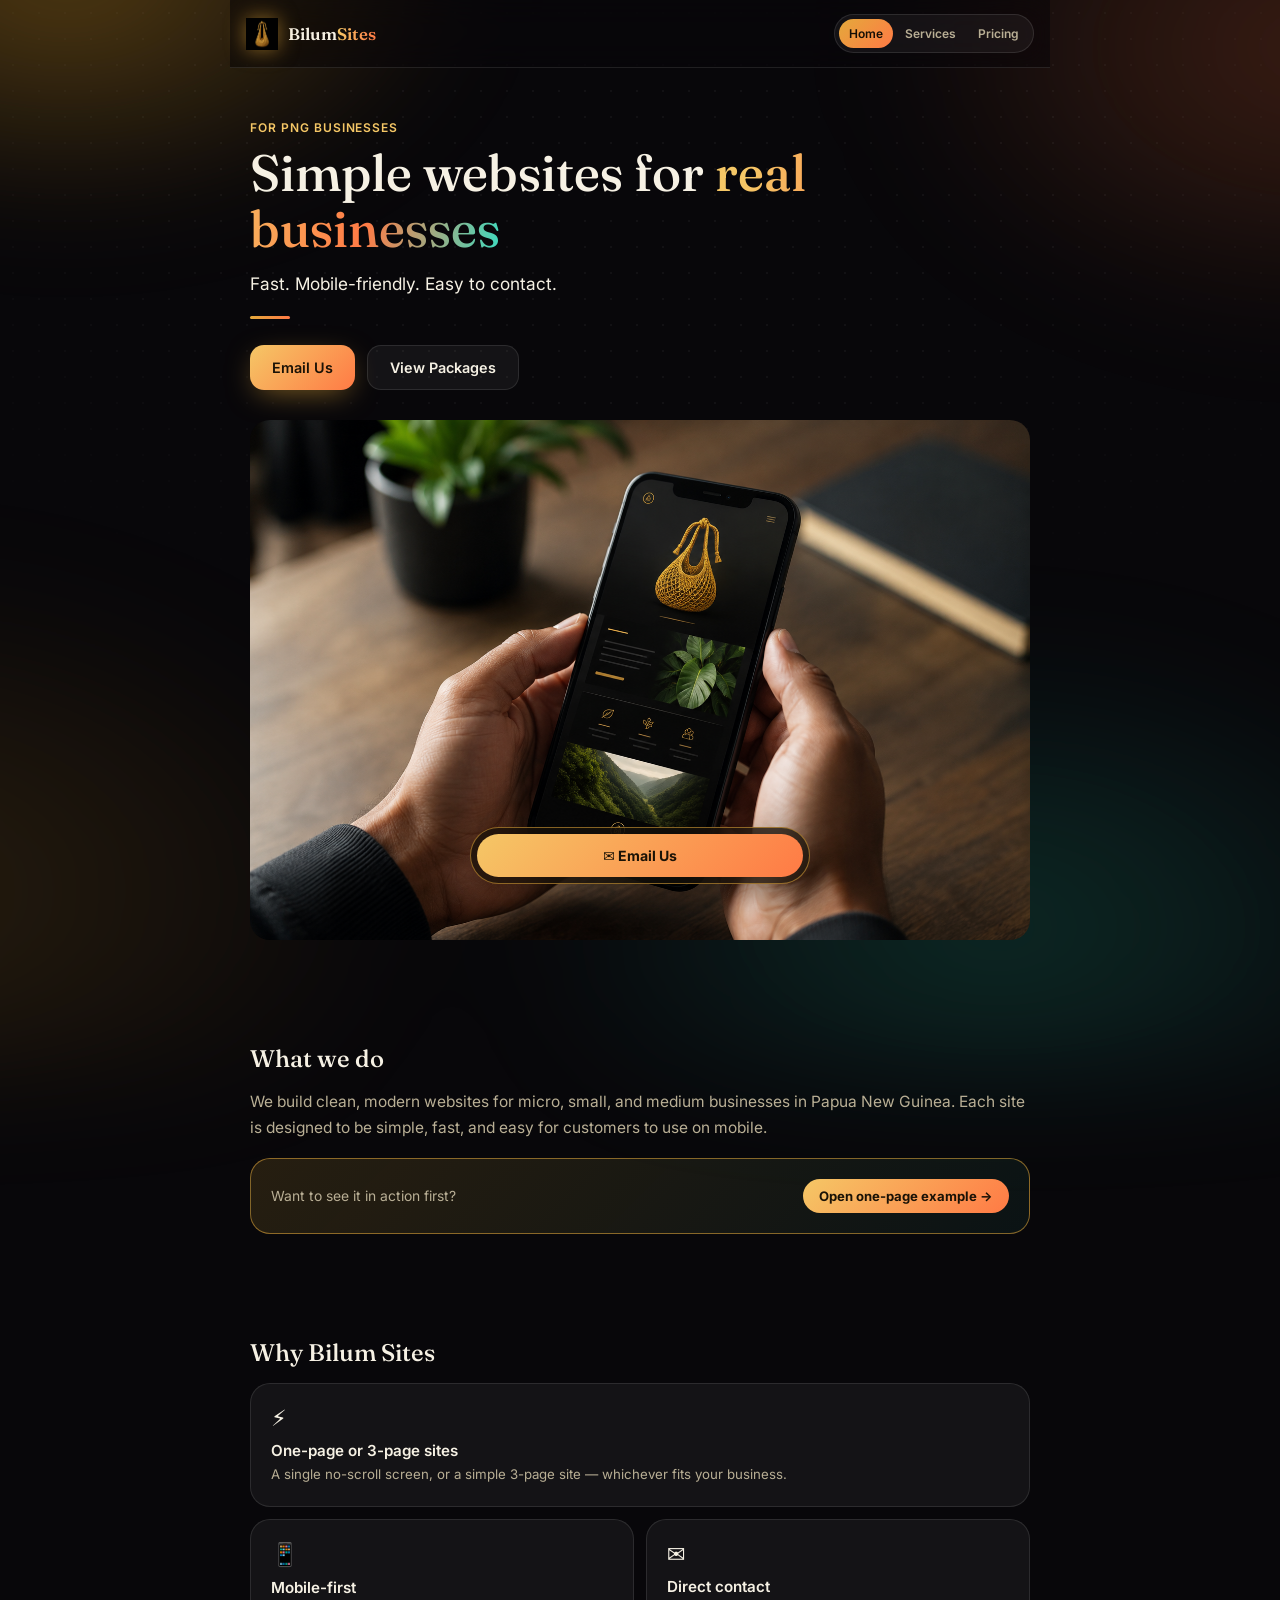
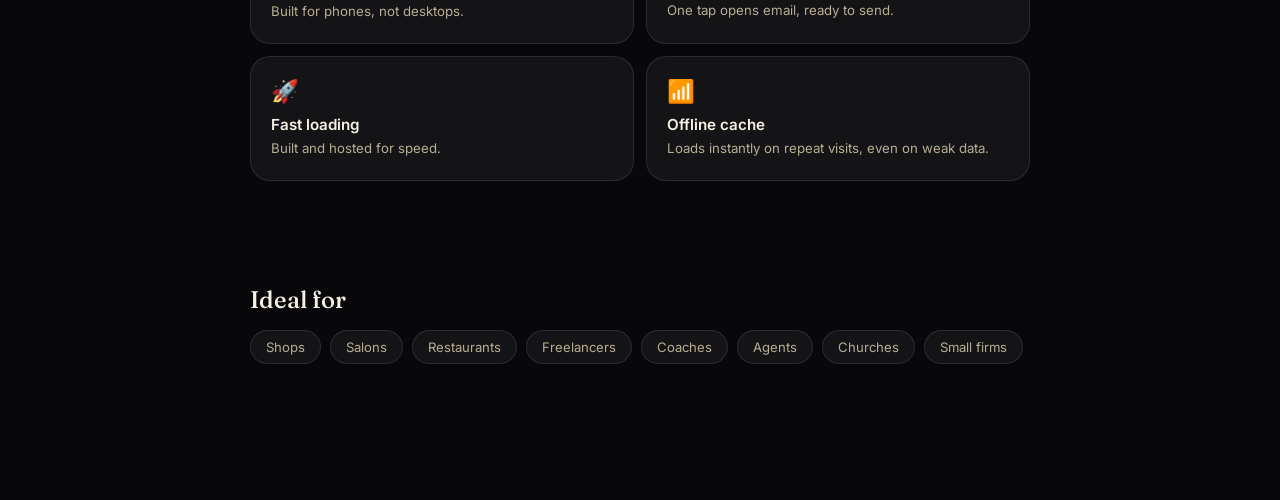
<file: index.html>
<!DOCTYPE html>
<html lang="en">
<head>
<meta charset="UTF-8">
<meta name="viewport" content="width=device-width, initial-scale=1.0, viewport-fit=cover">
<title>Bilum Sites — Simple websites for PNG businesses</title>
<meta name="description" content="Fast, mobile-friendly websites for PNG shops, salons, agents, coaches, churches and small businesses.">
<meta property="og:title" content="Bilum Sites — Simple websites for PNG businesses">
<meta property="og:description" content="Fast, mobile-friendly websites for PNG shops, salons, agents, coaches, churches and small businesses.">
<meta property="og:image" content="https://sites-5xm.pages.dev/hero.png">
<meta property="og:url" content="https://sites-5xm.pages.dev/">
<meta property="og:type" content="website">
<meta name="twitter:card" content="summary_large_image">
<meta name="twitter:image" content="https://sites-5xm.pages.dev/hero.png">
<link rel="icon" href="bilum-logo-reference.png">
<link rel="preconnect" href="https://fonts.googleapis.com">
<link rel="preconnect" href="https://fonts.gstatic.com" crossorigin>
<link href="https://fonts.googleapis.com/css2?family=Fraunces:opsz,wght@9..144,500;9..144,600;9..144,700&family=Inter:wght@400;500;600;700&display=swap" rel="stylesheet">
<link rel="stylesheet" href="style.css">
</head>
<body>

<header class="site">
  <div class="brand-mark">
    <img src="bilum-logo-reference.png" alt="Bilum Sites">
    <span>Bilum<em>Sites</em></span>
  </div>
  <nav class="pages">
    <a href="index.html" class="active">Home</a>
    <a href="services.html">Services</a>
    <a href="pricing.html">Pricing</a>
  </nav>
</header>

<main>

  <section>
    <div class="eyebrow">FOR PNG BUSINESSES</div>
    <h1>Simple websites for <em>real businesses</em></h1>
    <p class="lead">Fast. Mobile-friendly. Easy to contact.</p>
    <div class="knot"></div>
    <div class="btn-row">
      <a class="btn gold" href="mailto:hello@bilumsites.com?subject=Bilum%20Site%20enquiry">Email Us</a>
      <a class="btn outline" href="pricing.html">View Packages</a>
    </div>
    <img src="hero.png" alt="Business owner viewing their new website on a phone" style="margin-top:30px;">
  </section>

  <section>
    <h2>What we do</h2>
    <p>We build clean, modern websites for micro, small, and medium businesses in Papua New Guinea. Each site is designed to be simple, fast, and easy for customers to use on mobile.</p>
    <div class="demo-callout">
      <span>Want to see it in action first?</span>
      <a href="demo.html">Open one-page example →</a>
    </div>
  </section>

  <section>
    <h2>Why Bilum Sites</h2>
    <div class="bento">
      <div class="tile wide">
        <span class="icon">⚡</span>
        <h3>One-page or 3-page sites</h3>
        <p>A single no-scroll screen, or a simple 3-page site — whichever fits your business.</p>
      </div>
      <div class="tile">
        <span class="icon">📱</span>
        <h3>Mobile-first</h3>
        <p>Built for phones, not desktops.</p>
      </div>
      <div class="tile">
        <span class="icon">✉️</span>
        <h3>Direct contact</h3>
        <p>One tap opens email, ready to send.</p>
      </div>
      <div class="tile">
        <span class="icon">🚀</span>
        <h3>Fast loading</h3>
        <p>Built and hosted for speed.</p>
      </div>
      <div class="tile">
        <span class="icon">📶</span>
        <h3>Offline cache</h3>
        <p>Loads instantly on repeat visits, even on weak data.</p>
      </div>
    </div>
  </section>

  <section>
    <h2>Ideal for</h2>
    <div class="chips">
      <span class="chip">Shops</span>
      <span class="chip">Salons</span>
      <span class="chip">Restaurants</span>
      <span class="chip">Freelancers</span>
      <span class="chip">Coaches</span>
      <span class="chip">Agents</span>
      <span class="chip">Churches</span>
      <span class="chip">Small firms</span>
    </div>
  </section>

</main>

<nav class="bottom">
  <div class="inner">
    <a class="email" href="mailto:hello@bilumsites.com?subject=Bilum%20Site%20enquiry">✉️ Email Us</a>
  </div>
</nav>

</body>
</html>
</file>
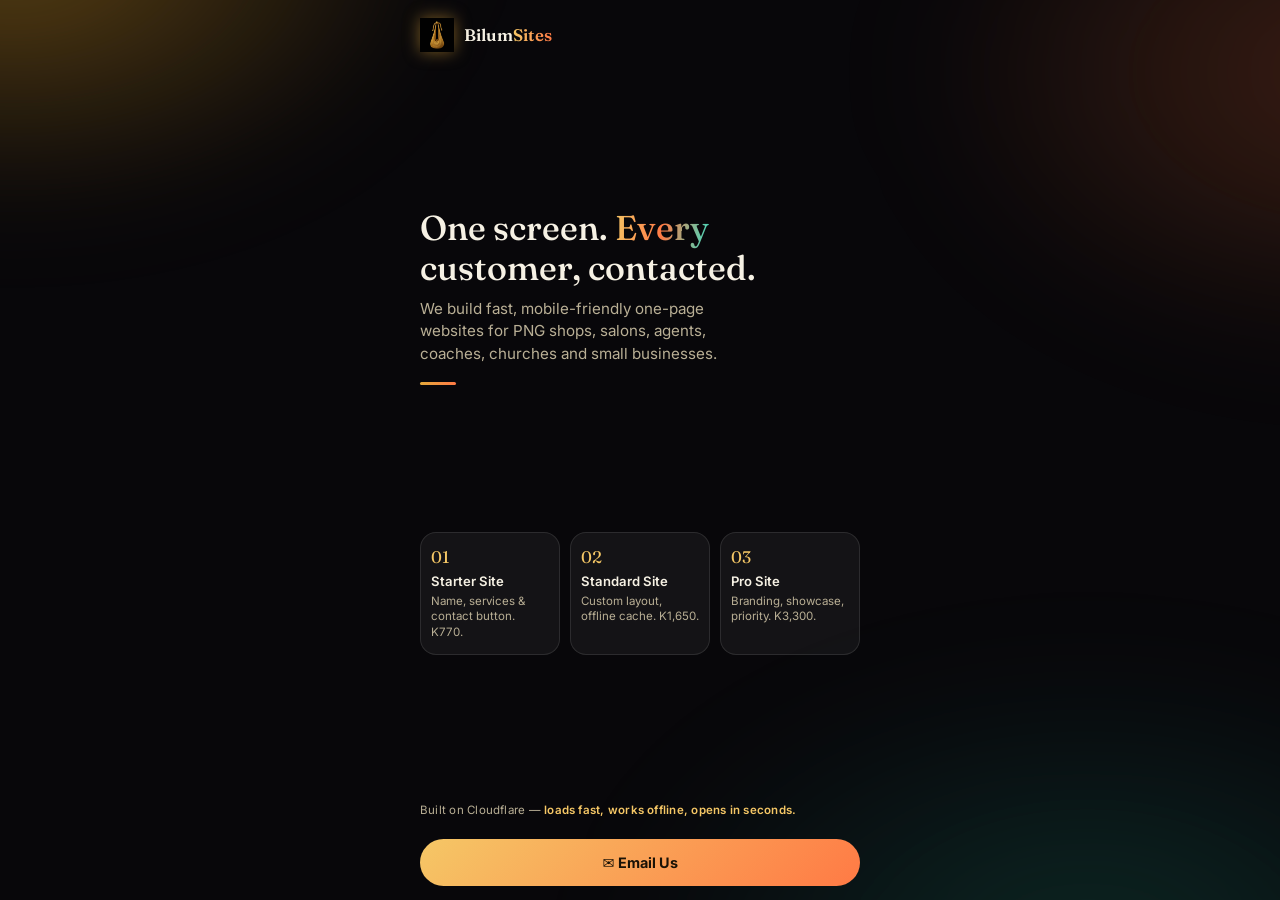
<file: demo.html>
<!DOCTYPE html>
<html lang="en">
<head>
<meta charset="UTF-8">
<meta name="viewport" content="width=device-width, initial-scale=1.0, viewport-fit=cover">
<title>Bilum Sites — Simple websites for PNG businesses</title>
<meta name="description" content="Fast, mobile-friendly one-page websites for PNG shops, salons, agents, coaches, churches and small businesses.">
<meta property="og:title" content="Bilum Sites — One-page example">
<meta property="og:description" content="Fast, mobile-friendly one-page websites for PNG shops, salons, agents, coaches, churches and small businesses.">
<meta property="og:image" content="https://sites-5xm.pages.dev/bilum-logo-reference.png">
<meta property="og:url" content="https://sites-5xm.pages.dev/demo.html">
<meta property="og:type" content="website">
<meta name="twitter:card" content="summary_large_image">
<meta name="twitter:image" content="https://sites-5xm.pages.dev/bilum-logo-reference.png">
<link rel="icon" href="bilum-logo-reference.png">
<link rel="preconnect" href="https://fonts.googleapis.com">
<link rel="preconnect" href="https://fonts.gstatic.com" crossorigin>
<link href="https://fonts.googleapis.com/css2?family=Fraunces:opsz,wght@9..144,500;9..144,600;9..144,700&family=Inter:wght@400;500;600;700&display=swap" rel="stylesheet">
<style>
  :root{
    --ink:#F6F1E4; --ink-dim:#B9AF95;
    --gold:#E4A93B; --gold-bright:#F5C766; --amber:#FF7A45; --teal:#3DDBC0;
    --bg:#08070A;
    --glass:rgba(255,255,255,0.05); --glass-border:rgba(255,255,255,0.10); --glass-border-hi:rgba(228,169,59,0.55);
  }
  *{box-sizing:border-box; margin:0; padding:0;}
  html,body{height:100%;}
  body{
    background:var(--bg); color:var(--ink); font-family:'Inter', system-ui, sans-serif;
    -webkit-font-smoothing:antialiased; display:flex; flex-direction:column; min-height:100dvh;
    overflow:hidden; position:relative;
  }
  body::before{
    content:''; position:fixed; inset:-20%; z-index:-2;
    background:
      radial-gradient(40% 34% at 15% 10%, rgba(228,169,59,0.38), transparent 60%),
      radial-gradient(42% 38% at 90% 20%, rgba(255,122,69,0.22), transparent 60%),
      radial-gradient(46% 40% at 75% 90%, rgba(61,219,192,0.15), transparent 60%);
    filter:blur(60px) saturate(120%);
    animation:drift 20s ease-in-out infinite alternate;
  }
  @keyframes drift{0%{transform:translate(0,0) scale(1);} 100%{transform:translate(-3%,3%) scale(1.08);}}
  .wrap{
    flex:1; display:flex; flex-direction:column; justify-content:space-between;
    padding: max(18px, env(safe-area-inset-top)) 20px 8px; max-width:480px; margin:0 auto; width:100%;
  }
  header{display:flex; align-items:center; gap:10px;}
  header img{width:34px; height:34px; object-fit:contain; filter:drop-shadow(0 0 8px rgba(228,169,59,0.5));}
  header .brand{font-family:'Fraunces', serif; font-weight:600; font-size:1.05rem;}
  header .brand em{font-style:normal; background:linear-gradient(90deg,var(--gold-bright),var(--amber)); -webkit-background-clip:text; background-clip:text; color:transparent;}
  .hero{margin-top:6vh;}
  .hero h1{font-family:'Fraunces', serif; font-weight:500; font-size:clamp(1.6rem, 7vw, 2.15rem); line-height:1.15;}
  .hero h1 em{font-style:normal; background:linear-gradient(100deg,var(--gold-bright),var(--amber),var(--teal)); -webkit-background-clip:text; background-clip:text; color:transparent;}
  .hero p{margin-top:10px; font-size:0.95rem; color:var(--ink-dim); line-height:1.5; max-width:34ch;}
  .knot{width:36px; height:3px; background:linear-gradient(90deg,var(--gold),var(--amber)); border-radius:2px; margin:16px 0 0;}
  .cards{display:flex; gap:10px; margin-top:5vh;}
  .card{flex:1; background:var(--glass); border:1px solid var(--glass-border); border-radius:16px; padding:14px 10px; text-align:left; transition:border-color .3s ease, transform .3s ease;}
  .card:hover{border-color:var(--glass-border-hi); transform:translateY(-3px);}
  .card .mark{font-family:'Fraunces', serif; color:var(--gold-bright); font-size:1.05rem; margin-bottom:6px; display:block;}
  .card h3{font-size:0.82rem; font-weight:600; color:var(--ink); line-height:1.25;}
  .card p{font-size:0.72rem; color:var(--ink-dim); margin-top:4px; line-height:1.35;}
  .trust{margin-top:5vh; font-size:0.72rem; color:var(--ink-dim); letter-spacing:0.02em;}
  .trust b{color:var(--gold-bright); font-weight:600;}
  nav.bottom{position:sticky; bottom:0; display:flex; justify-content:center; padding:14px 20px max(14px, env(safe-area-inset-bottom)); max-width:480px; margin:0 auto; width:100%;}
  nav.bottom a.email{
    width:100%; text-align:center; padding:15px 10px; border-radius:100px;
    font-size:0.9rem; font-weight:700; text-decoration:none;
    background:linear-gradient(135deg,var(--gold-bright),var(--amber)); color:#1A1206;
    position:relative;
  }
  nav.bottom a.email::before{
    content:''; position:absolute; inset:0; border-radius:100px;
    box-shadow:0 0 0 0 rgba(228,169,59,0.6); animation:pulse 2.4s ease-out infinite;
  }
  @keyframes pulse{0%{box-shadow:0 0 0 0 rgba(228,169,59,0.5);} 100%{box-shadow:0 0 0 14px rgba(228,169,59,0);}}
</style>
</head>
<body>
  <div class="wrap">
    <header>
      <img src="bilum-logo-reference.png" alt="Bilum Sites">
      <div class="brand">Bilum<em>Sites</em></div>
    </header>

    <div class="hero">
      <h1>One screen. <em>Every</em> customer, contacted.</h1>
      <p>We build fast, mobile-friendly one-page websites for PNG shops, salons, agents, coaches, churches and small businesses.</p>
      <div class="knot"></div>
    </div>

    <div class="cards">
      <div class="card">
        <span class="mark">01</span>
        <h3>Starter Site</h3>
        <p>Name, services &amp; contact button. K770.</p>
      </div>
      <div class="card">
        <span class="mark">02</span>
        <h3>Standard Site</h3>
        <p>Custom layout, offline cache. K1,650.</p>
      </div>
      <div class="card">
        <span class="mark">03</span>
        <h3>Pro Site</h3>
        <p>Branding, showcase, priority. K3,300.</p>
      </div>
    </div>

    <p class="trust">Built on Cloudflare — <b>loads fast, works offline, opens in seconds.</b></p>
  </div>

  <nav class="bottom">
    <a class="email" href="mailto:hello@bilumsites.com?subject=Bilum%20Site%20enquiry">✉️ Email Us</a>
  </nav>

  <script>
    if ('serviceWorker' in navigator) {
      window.addEventListener('load', () => {
        navigator.serviceWorker.register('sw.js', { scope: './demo.html' }).catch(() => {});
      });
    }
  </script>
</body>
</html>
</file>
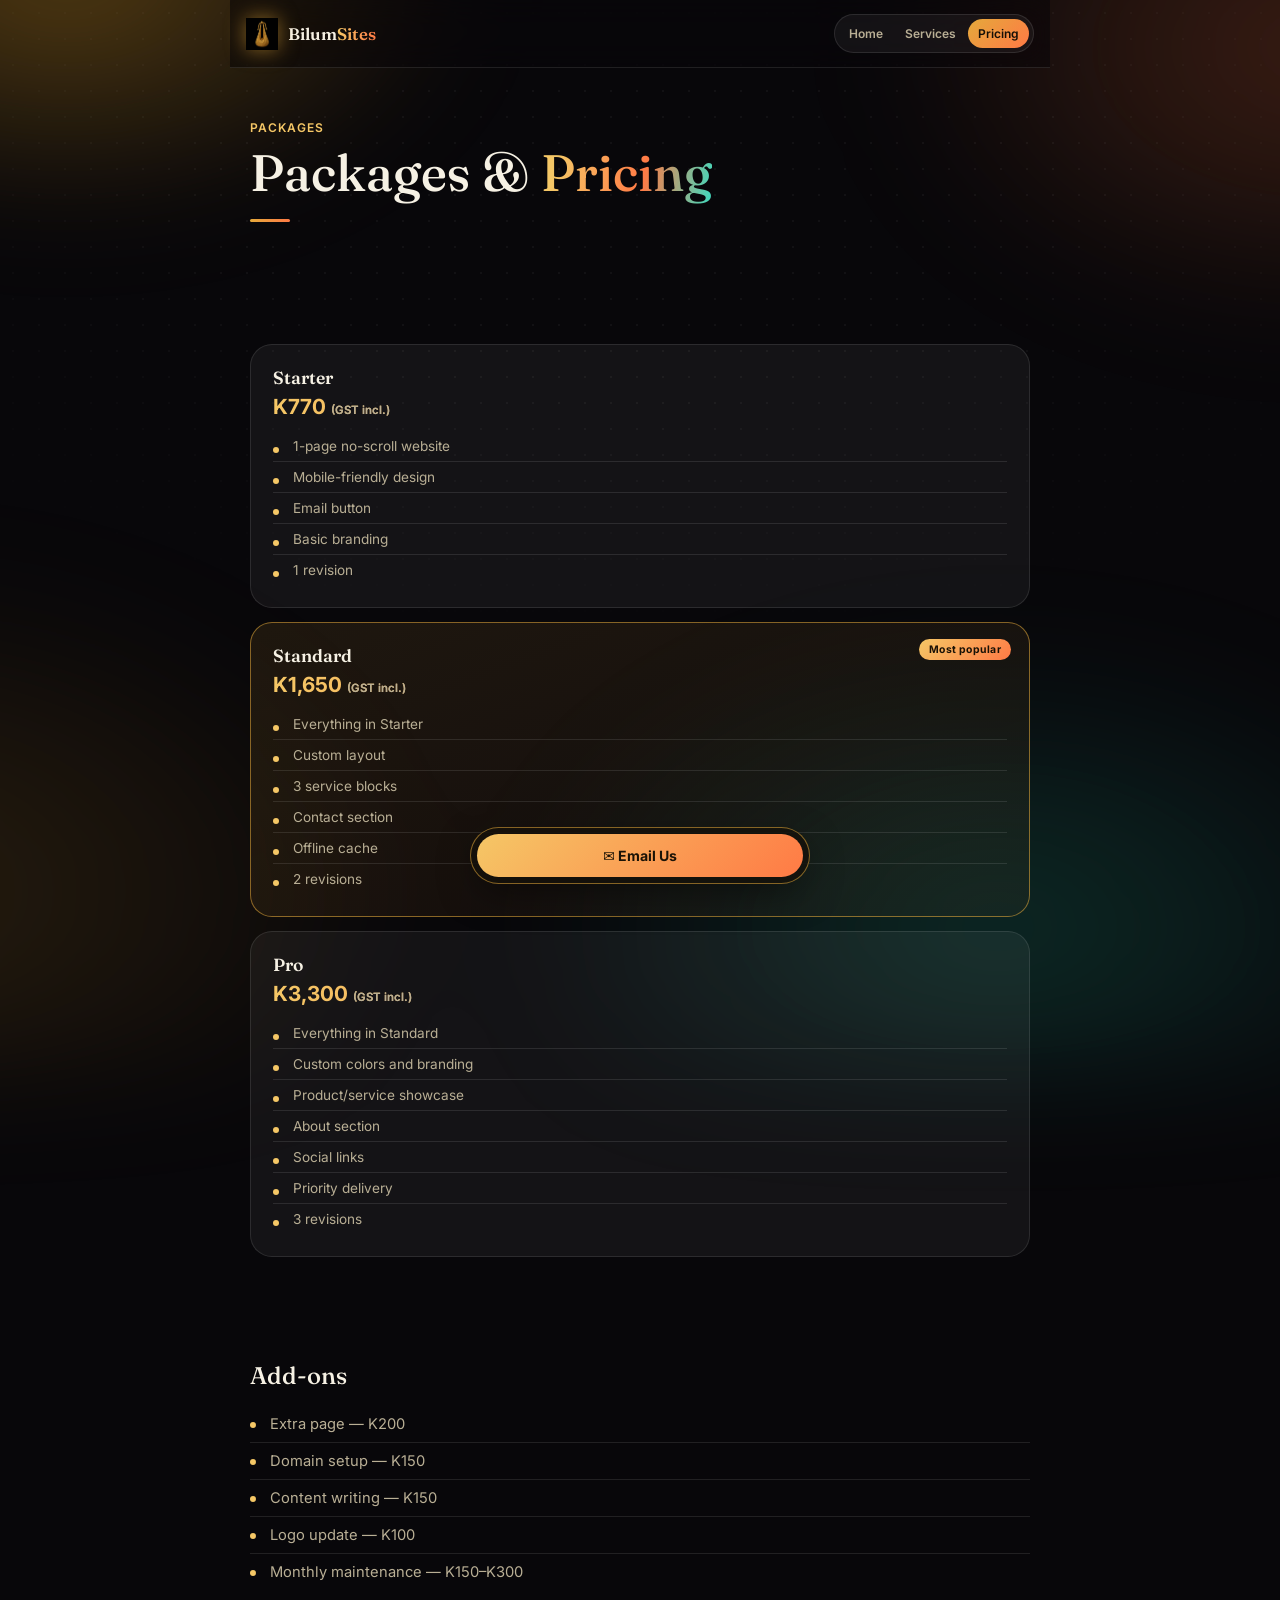
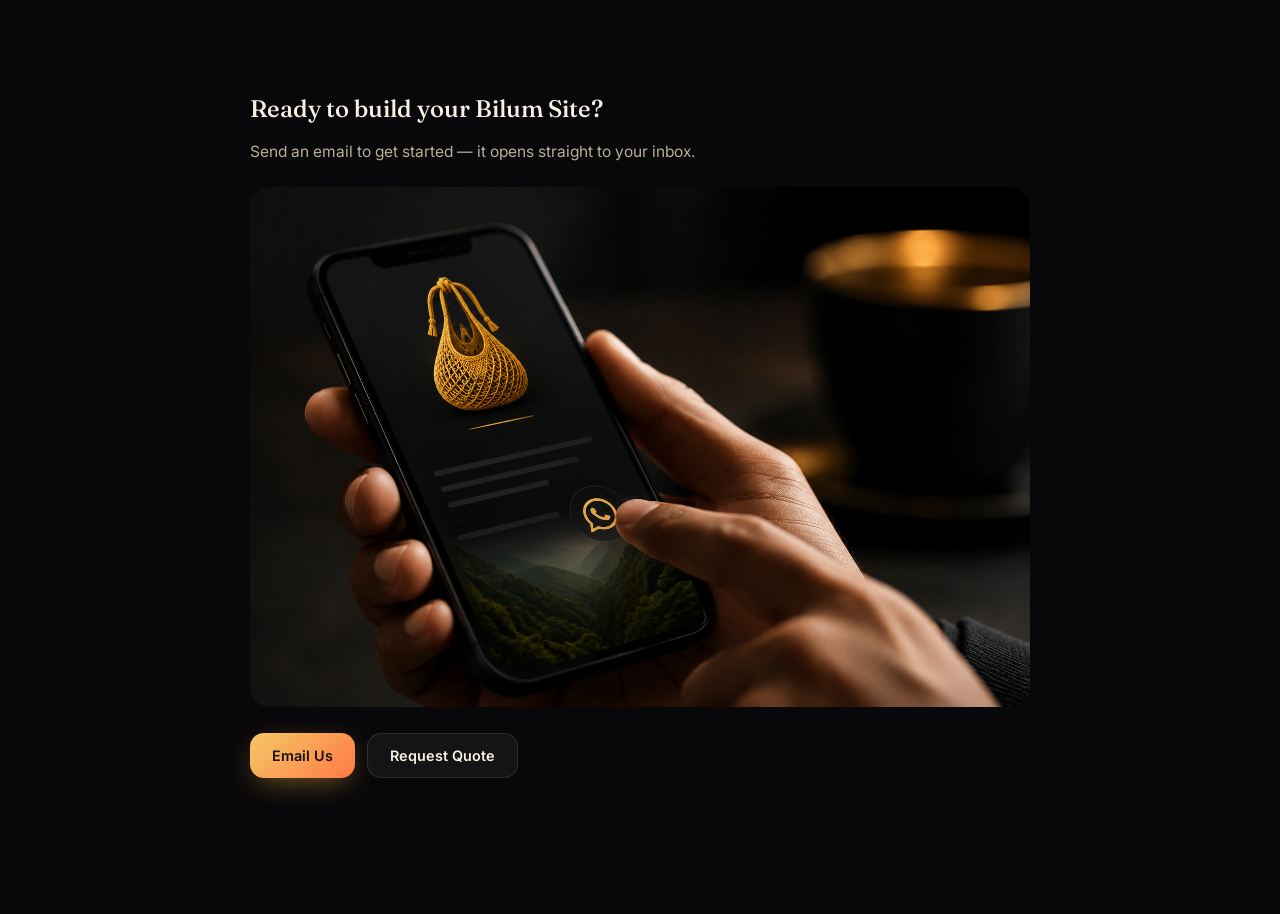
<file: pricing.html>
<!DOCTYPE html>
<html lang="en">
<head>
<meta charset="UTF-8">
<meta name="viewport" content="width=device-width, initial-scale=1.0, viewport-fit=cover">
<title>Packages &amp; Pricing — Bilum Sites</title>
<meta name="description" content="Bilum Sites packages: Starter K770, Standard K1,650, Pro K3,300 (GST incl.). Add-ons for extra pages, domains, content and maintenance.">
<meta property="og:title" content="Packages &amp; Pricing — Bilum Sites">
<meta property="og:description" content="Bilum Sites packages: Starter K770, Standard K1,650, Pro K3,300 (GST incl.).">
<meta property="og:image" content="https://sites-5xm.pages.dev/contact.png">
<meta property="og:url" content="https://sites-5xm.pages.dev/pricing.html">
<meta property="og:type" content="website">
<meta name="twitter:card" content="summary_large_image">
<meta name="twitter:image" content="https://sites-5xm.pages.dev/contact.png">
<link rel="icon" href="bilum-logo-reference.png">
<link rel="preconnect" href="https://fonts.googleapis.com">
<link rel="preconnect" href="https://fonts.gstatic.com" crossorigin>
<link href="https://fonts.googleapis.com/css2?family=Fraunces:opsz,wght@9..144,500;9..144,600;9..144,700&family=Inter:wght@400;500;600;700&display=swap" rel="stylesheet">
<link rel="stylesheet" href="style.css">
</head>
<body>

<header class="site">
  <div class="brand-mark">
    <img src="bilum-logo-reference.png" alt="Bilum Sites">
    <span>Bilum<em>Sites</em></span>
  </div>
  <nav class="pages">
    <a href="index.html">Home</a>
    <a href="services.html">Services</a>
    <a href="pricing.html" class="active">Pricing</a>
  </nav>
</header>

<main>

  <section>
    <div class="eyebrow">PACKAGES</div>
    <h1>Packages &amp; <em>Pricing</em></h1>
    <div class="knot"></div>
  </section>

  <section>
    <div class="cards">
      <div class="card">
        <h3>Starter</h3>
        <div class="price">K770 <span style="font-size:0.55em; font-weight:600; color:var(--ink-dim);">(GST incl.)</span></div>
        <ul class="plain">
          <li>1-page no-scroll website</li>
          <li>Mobile-friendly design</li>
          <li>Email button</li>
          <li>Basic branding</li>
          <li>1 revision</li>
        </ul>
      </div>
      <div class="card featured">
        <h3>Standard</h3>
        <div class="price">K1,650 <span style="font-size:0.55em; font-weight:600; color:var(--ink-dim);">(GST incl.)</span></div>
        <ul class="plain">
          <li>Everything in Starter</li>
          <li>Custom layout</li>
          <li>3 service blocks</li>
          <li>Contact section</li>
          <li>Offline cache</li>
          <li>2 revisions</li>
        </ul>
      </div>
      <div class="card">
        <h3>Pro</h3>
        <div class="price">K3,300 <span style="font-size:0.55em; font-weight:600; color:var(--ink-dim);">(GST incl.)</span></div>
        <ul class="plain">
          <li>Everything in Standard</li>
          <li>Custom colors and branding</li>
          <li>Product/service showcase</li>
          <li>About section</li>
          <li>Social links</li>
          <li>Priority delivery</li>
          <li>3 revisions</li>
        </ul>
      </div>
    </div>
  </section>

  <section>
    <h2>Add-ons</h2>
    <ul class="plain">
      <li>Extra page — K200</li>
      <li>Domain setup — K150</li>
      <li>Content writing — K150</li>
      <li>Logo update — K100</li>
      <li>Monthly maintenance — K150–K300</li>
    </ul>
  </section>

  <section>
    <h2>Ready to build your Bilum Site?</h2>
    <p>Send an email to get started — it opens straight to your inbox.</p>
    <img src="contact.png" alt="Person composing an email on their phone" style="margin-top:22px;">
    <div class="btn-row">
      <a class="btn gold" href="mailto:hello@bilumsites.com?subject=Bilum%20Site%20enquiry">Email Us</a>
      <a class="btn outline" href="mailto:hello@bilumsites.com?subject=Bilum%20Site%20Quote%20Request&body=Business%20name%3A%0APackage%20interested%20in%3A%0A">Request Quote</a>
    </div>
  </section>

</main>

<nav class="bottom">
  <div class="inner">
    <a class="email" href="mailto:hello@bilumsites.com?subject=Bilum%20Site%20enquiry">✉️ Email Us</a>
  </div>
</nav>

</body>
</html>
</file>
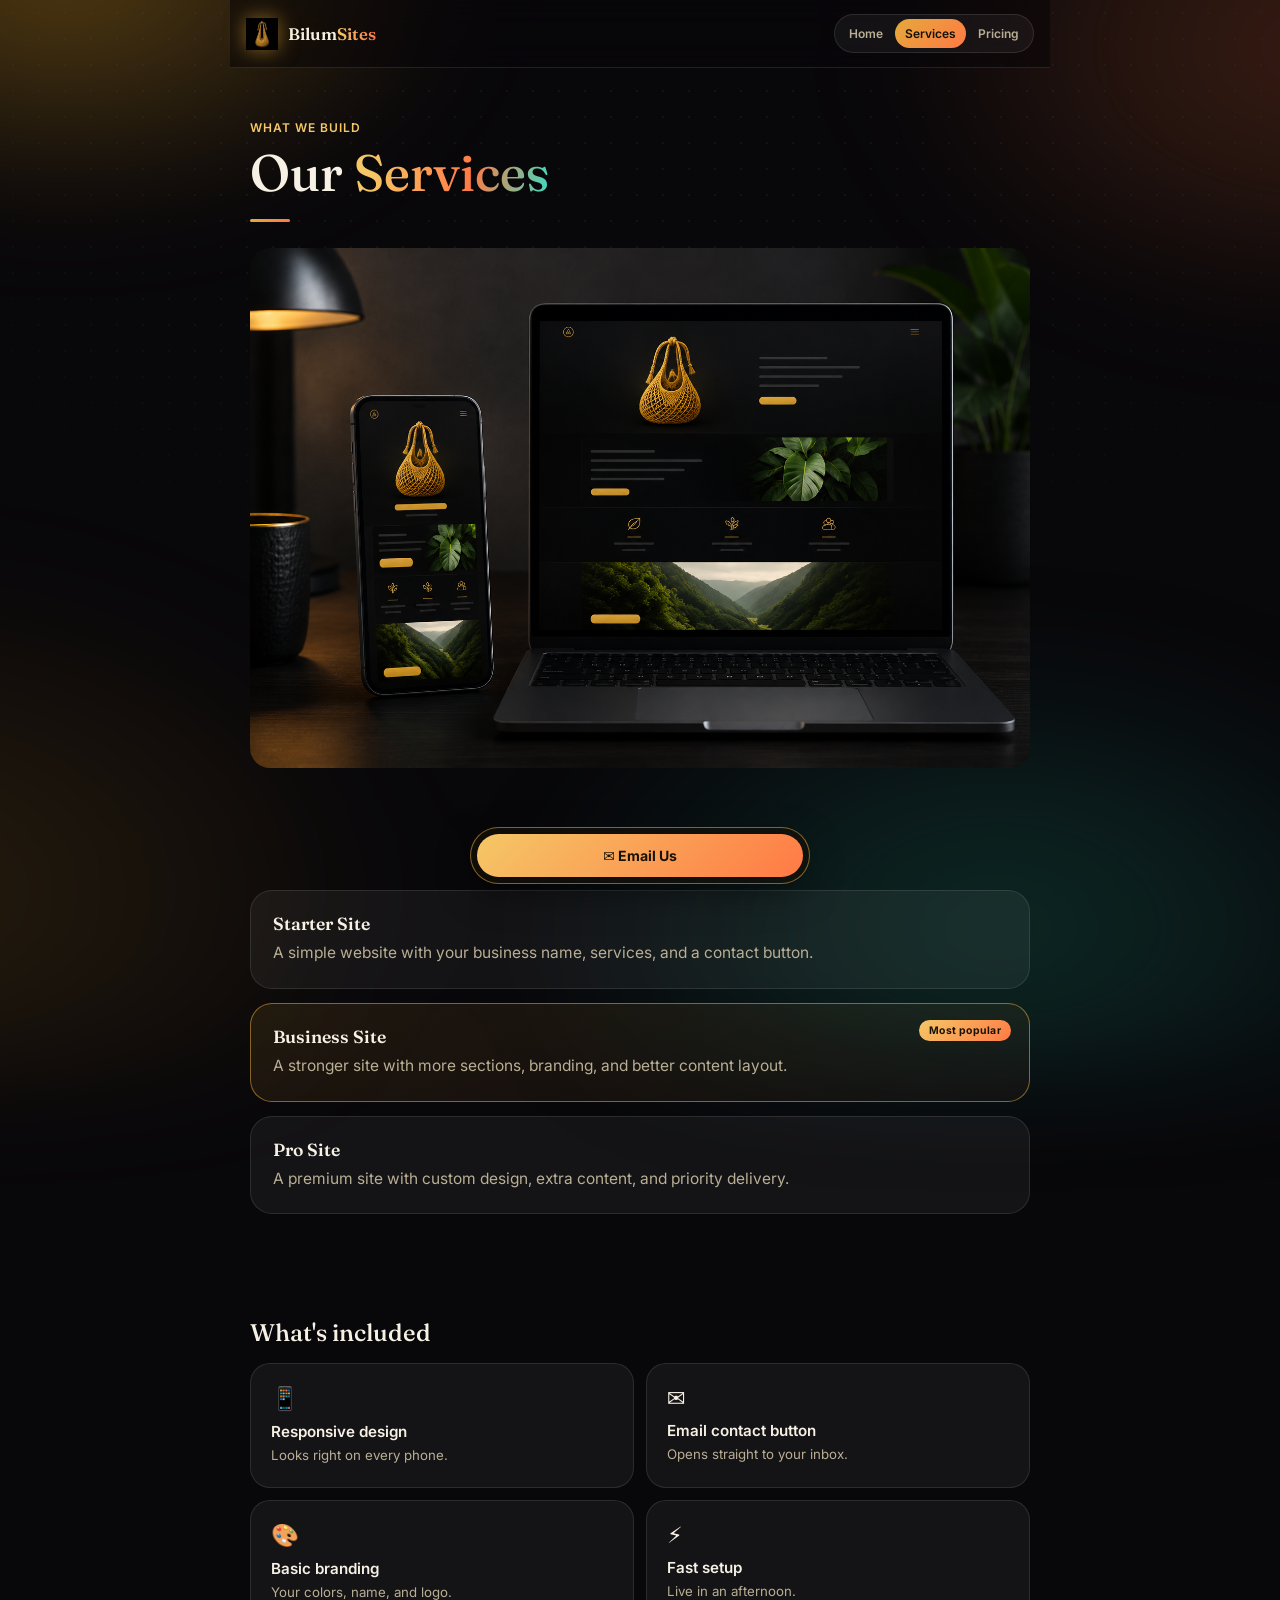
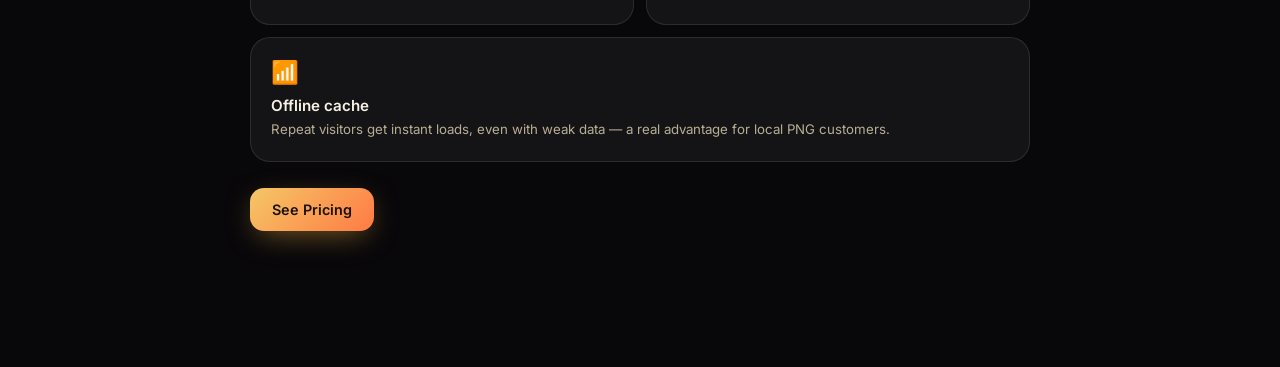
<file: services.html>
<!DOCTYPE html>
<html lang="en">
<head>
<meta charset="UTF-8">
<meta name="viewport" content="width=device-width, initial-scale=1.0, viewport-fit=cover">
<title>Our Services — Bilum Sites</title>
<meta name="description" content="Starter, Business and Pro websites for PNG small businesses — mobile responsive, email contact, offline cache.">
<meta property="og:title" content="Our Services — Bilum Sites">
<meta property="og:description" content="Starter, Business and Pro websites for PNG small businesses — mobile responsive, email contact, offline cache.">
<meta property="og:image" content="https://sites-5xm.pages.dev/services.png">
<meta property="og:url" content="https://sites-5xm.pages.dev/services.html">
<meta property="og:type" content="website">
<meta name="twitter:card" content="summary_large_image">
<meta name="twitter:image" content="https://sites-5xm.pages.dev/services.png">
<link rel="icon" href="bilum-logo-reference.png">
<link rel="preconnect" href="https://fonts.googleapis.com">
<link rel="preconnect" href="https://fonts.gstatic.com" crossorigin>
<link href="https://fonts.googleapis.com/css2?family=Fraunces:opsz,wght@9..144,500;9..144,600;9..144,700&family=Inter:wght@400;500;600;700&display=swap" rel="stylesheet">
<link rel="stylesheet" href="style.css">
</head>
<body>

<header class="site">
  <div class="brand-mark">
    <img src="bilum-logo-reference.png" alt="Bilum Sites">
    <span>Bilum<em>Sites</em></span>
  </div>
  <nav class="pages">
    <a href="index.html">Home</a>
    <a href="services.html" class="active">Services</a>
    <a href="pricing.html">Pricing</a>
  </nav>
</header>

<main>

  <section>
    <div class="eyebrow">WHAT WE BUILD</div>
    <h1>Our <em>Services</em></h1>
    <div class="knot"></div>
    <img src="services.png" alt="Website mockups shown on phone and laptop" style="margin-top:26px;">
  </section>

  <section>
    <div class="cards">
      <div class="card">
        <h3>Starter Site</h3>
        <p>A simple website with your business name, services, and a contact button.</p>
      </div>
      <div class="card featured">
        <h3>Business Site</h3>
        <p>A stronger site with more sections, branding, and better content layout.</p>
      </div>
      <div class="card">
        <h3>Pro Site</h3>
        <p>A premium site with custom design, extra content, and priority delivery.</p>
      </div>
    </div>
  </section>

  <section>
    <h2>What's included</h2>
    <div class="bento">
      <div class="tile">
        <span class="icon">📱</span>
        <h3>Responsive design</h3>
        <p>Looks right on every phone.</p>
      </div>
      <div class="tile">
        <span class="icon">✉️</span>
        <h3>Email contact button</h3>
        <p>Opens straight to your inbox.</p>
      </div>
      <div class="tile">
        <span class="icon">🎨</span>
        <h3>Basic branding</h3>
        <p>Your colors, name, and logo.</p>
      </div>
      <div class="tile">
        <span class="icon">⚡</span>
        <h3>Fast setup</h3>
        <p>Live in an afternoon.</p>
      </div>
      <div class="tile wide">
        <span class="icon">📶</span>
        <h3>Offline cache</h3>
        <p>Repeat visitors get instant loads, even with weak data — a real advantage for local PNG customers.</p>
      </div>
    </div>
    <div class="btn-row">
      <a class="btn gold" href="pricing.html">See Pricing</a>
    </div>
  </section>

</main>

<nav class="bottom">
  <div class="inner">
    <a class="email" href="mailto:hello@bilumsites.com?subject=Bilum%20Site%20enquiry">✉️ Email Us</a>
  </div>
</nav>

</body>
</html>
</file>
<file: style.css>
:root{
  --ink:#F6F1E4;
  --ink-dim:#B9AF95;
  --gold:#E4A93B;
  --gold-bright:#F5C766;
  --amber:#FF7A45;
  --teal:#3DDBC0;
  --bg:#08070A;
  --glass:rgba(255,255,255,0.05);
  --glass-border:rgba(255,255,255,0.10);
  --glass-border-hi:rgba(228,169,59,0.55);
}
*{box-sizing:border-box; margin:0; padding:0;}
html{scroll-behavior:smooth;}
body{
  background:var(--bg);
  color:var(--ink);
  font-family:'Inter', system-ui, sans-serif;
  -webkit-font-smoothing:antialiased;
  padding-bottom:84px;
  position:relative;
  overflow-x:hidden;
}
a{color:inherit;}
img{max-width:100%; display:block; border-radius:20px;}

/* ---------- animated gradient mesh backdrop ---------- */
body::before{
  content:'';
  position:fixed; inset:-20%;
  z-index:-2;
  background:
    radial-gradient(38% 32% at 18% 12%, rgba(228,169,59,0.35), transparent 60%),
    radial-gradient(42% 38% at 88% 18%, rgba(255,122,69,0.22), transparent 60%),
    radial-gradient(46% 40% at 70% 88%, rgba(61,219,192,0.16), transparent 60%),
    radial-gradient(50% 45% at 8% 85%, rgba(228,169,59,0.14), transparent 60%);
  filter:blur(60px) saturate(120%);
  animation:drift 22s ease-in-out infinite alternate;
}
body::after{
  content:'';
  position:fixed; inset:0; z-index:-1;
  background-image:radial-gradient(rgba(255,255,255,0.045) 1px, transparent 1px);
  background-size:26px 26px;
  mask-image:radial-gradient(ellipse 80% 60% at 50% 20%, black 40%, transparent 90%);
}
@keyframes drift{
  0%{transform:translate(0,0) scale(1);}
  100%{transform:translate(-3%,3%) scale(1.08);}
}

/* ---------- glass nav ---------- */
header.site{
  position:sticky; top:0; z-index:50;
  display:flex; align-items:center; justify-content:space-between;
  flex-wrap:wrap; row-gap:8px;
  padding:14px 16px;
  max-width:820px; margin:0 auto;
  background:rgba(8,7,10,0.55);
  backdrop-filter:blur(16px) saturate(140%);
  -webkit-backdrop-filter:blur(16px) saturate(140%);
  border-bottom:1px solid var(--glass-border);
}
.brand-mark{display:flex; align-items:center; gap:10px;}
.brand-mark img{
  width:32px; height:32px; object-fit:contain; border-radius:0;
  filter:drop-shadow(0 0 10px rgba(228,169,59,0.55));
}
.brand-mark span{font-family:'Fraunces', serif; font-weight:600; font-size:clamp(0.85rem, 4.2vw, 1.05rem); white-space:nowrap;}
.brand-mark span em{font-style:normal; background:linear-gradient(90deg,var(--gold-bright),var(--amber)); -webkit-background-clip:text; background-clip:text; color:transparent;}
nav.pages{
  display:flex; gap:2px;
  background:var(--glass);
  border:1px solid var(--glass-border);
  padding:4px; border-radius:100px;
}
nav.pages a{
  font-size:0.75rem; font-weight:600; text-decoration:none; color:var(--ink-dim);
  padding:7px 10px; border-radius:100px; transition:all .25s ease; white-space:nowrap;
}
nav.pages a.active{background:linear-gradient(135deg,var(--gold),var(--amber)); color:#150F06;}
nav.pages a:hover:not(.active){color:var(--ink); background:rgba(255,255,255,0.06);}

/* ---------- layout ---------- */
main{max-width:820px; margin:0 auto; padding:0 20px;}
section{padding:52px 0;}

h1{
  font-family:'Fraunces', serif; font-weight:500;
  font-size:clamp(2.1rem, 7vw, 3.2rem); line-height:1.1;
}
h1 em{
  font-style:normal;
  background:linear-gradient(100deg,var(--gold-bright) 10%,var(--amber) 60%,var(--teal) 100%);
  -webkit-background-clip:text; background-clip:text; color:transparent;
}
h2{font-family:'Fraunces', serif; font-weight:500; font-size:1.5rem; margin-bottom:16px;}
.eyebrow{font-size:0.75rem; letter-spacing:0.08em; color:var(--gold-bright); font-weight:600; margin-bottom:10px;}
p{color:var(--ink-dim); line-height:1.65; font-size:0.97rem;}
p.lead{color:var(--ink); font-size:1.08rem; max-width:44ch; margin-top:12px;}

.knot{width:40px; height:3px; background:linear-gradient(90deg,var(--gold),var(--amber)); border-radius:2px; margin:18px 0 0;}

/* ---------- buttons ---------- */
.btn-row{display:flex; flex-wrap:wrap; gap:12px; margin-top:26px;}
.btn{
  padding:13px 22px; border-radius:14px; font-size:0.9rem; font-weight:600;
  text-decoration:none; display:inline-flex; align-items:center; gap:6px;
  transition:transform .2s ease, box-shadow .2s ease;
}
.btn.gold{
  background:linear-gradient(135deg,var(--gold-bright),var(--amber));
  color:#1A1206;
  box-shadow:0 8px 30px -8px rgba(228,169,59,0.6);
}
.btn.gold:hover{transform:translateY(-2px); box-shadow:0 12px 34px -6px rgba(228,169,59,0.75);}
.btn.outline{
  background:var(--glass); border:1px solid var(--glass-border); color:var(--ink);
}
.btn.outline:hover{border-color:var(--glass-border-hi); transform:translateY(-2px);}

/* ---------- bento grid ---------- */
.bento{
  display:grid;
  grid-template-columns:repeat(2, 1fr);
  gap:12px;
  margin-top:10px;
}
.bento .tile{grid-column:span 1;}
.bento .tile.wide{grid-column:span 2;}

.tile{
  background:var(--glass);
  border:1px solid var(--glass-border);
  border-radius:20px;
  padding:20px;
  position:relative;
  overflow:hidden;
  transition:transform .3s ease, border-color .3s ease, background .3s ease;
}
.tile::before{
  content:'';
  position:absolute; inset:0;
  background:radial-gradient(120px 90px at var(--mx,50%) var(--my,0%), rgba(228,169,59,0.16), transparent 70%);
  opacity:0; transition:opacity .3s ease;
}
.tile:hover{transform:translateY(-4px); border-color:var(--glass-border-hi); background:rgba(255,255,255,0.07);}
.tile:hover::before{opacity:1;}
.tile .icon{font-size:1.4rem; margin-bottom:10px; display:block;}
.tile h3{font-size:0.95rem; font-weight:600; color:var(--ink); margin-bottom:4px;}
.tile p{font-size:0.83rem; margin:0;}

/* ---------- chips ---------- */
.chips{display:flex; flex-wrap:wrap; gap:9px; margin-top:16px;}
.chip{
  background:var(--glass); border:1px solid var(--glass-border);
  padding:8px 15px; border-radius:100px; font-size:0.82rem; color:var(--ink-dim);
  transition:all .25s ease;
}
.chip:hover{border-color:var(--glass-border-hi); color:var(--ink); transform:translateY(-2px);}

/* ---------- pricing / service cards ---------- */
.cards{display:flex; flex-direction:column; gap:14px; margin-top:18px;}
.card{
  background:var(--glass); border:1px solid var(--glass-border); border-radius:22px;
  padding:22px; position:relative; overflow:hidden;
  transition:transform .3s ease, border-color .3s ease;
}
.card:hover{transform:translateY(-3px);}
.card.featured{
  border-color:var(--glass-border-hi);
  background:linear-gradient(160deg, rgba(228,169,59,0.10), rgba(255,122,69,0.04));
}
.card.featured::after{
  content:'Most popular';
  position:absolute; top:16px; right:18px;
  font-size:0.65rem; font-weight:700; letter-spacing:0.04em;
  background:linear-gradient(135deg,var(--gold-bright),var(--amber));
  color:#1A1206; padding:4px 10px; border-radius:100px;
}
.card h3{font-family:'Fraunces', serif; font-weight:600; font-size:1.1rem; margin-bottom:6px;}
.card .price{
  font-weight:700; font-size:1.3rem; margin-bottom:10px;
  background:linear-gradient(90deg,var(--gold-bright),var(--amber));
  -webkit-background-clip:text; background-clip:text; color:transparent;
}
.card ul.plain{margin-top:12px;}
.card ul.plain li{font-size:0.85rem; padding:7px 0 7px 20px;}

ul.plain{list-style:none;}
ul.plain li{
  padding:9px 0 9px 20px; position:relative; color:var(--ink-dim); font-size:0.92rem;
  border-bottom:1px solid var(--glass-border);
}
ul.plain li:last-child{border-bottom:none;}
ul.plain li::before{
  content:''; position:absolute; left:0; top:16px; width:6px; height:6px;
  border-radius:50%; background:var(--gold-bright);
}

.demo-callout{
  margin-top:18px; padding:20px; border-radius:20px;
  background:linear-gradient(135deg, rgba(228,169,59,0.14), rgba(61,219,192,0.06));
  border:1px solid var(--glass-border-hi);
  font-size:0.87rem; color:var(--ink-dim);
  display:flex; align-items:center; justify-content:space-between; gap:12px; flex-wrap:wrap;
}
.demo-callout a{
  color:#1A1206; font-weight:700; text-decoration:none;
  background:linear-gradient(135deg,var(--gold-bright),var(--amber));
  padding:9px 16px; border-radius:100px; font-size:0.82rem; white-space:nowrap;
}

/* ---------- sticky contact bar (email only) ---------- */
nav.bottom{
  position:fixed; bottom:16px; left:0; right:0; z-index:40;
  display:flex; justify-content:center; padding:0 20px;
}
nav.bottom .inner{
  max-width:340px; width:100%;
  background:rgba(20,16,10,0.75);
  backdrop-filter:blur(18px) saturate(150%);
  -webkit-backdrop-filter:blur(18px) saturate(150%);
  border:1px solid var(--glass-border-hi);
  padding:6px; border-radius:100px;
  box-shadow:0 12px 40px -10px rgba(0,0,0,0.6);
}
nav.bottom a.email{
  display:flex; align-items:center; justify-content:center; gap:8px;
  width:100%; padding:13px 14px; border-radius:100px;
  font-size:0.88rem; font-weight:700; text-decoration:none;
  background:linear-gradient(135deg,var(--gold-bright),var(--amber)); color:#1A1206;
  position:relative;
}
nav.bottom a.email::before{
  content:''; position:absolute; inset:0; border-radius:100px;
  box-shadow:0 0 0 0 rgba(228,169,59,0.6);
  animation:pulse 2.4s ease-out infinite;
}
@keyframes pulse{
  0%{box-shadow:0 0 0 0 rgba(228,169,59,0.5);}
  100%{box-shadow:0 0 0 14px rgba(228,169,59,0);}
}

@media (max-width:480px){
  .bento{grid-template-columns:1fr 1fr;}
}
</file>
